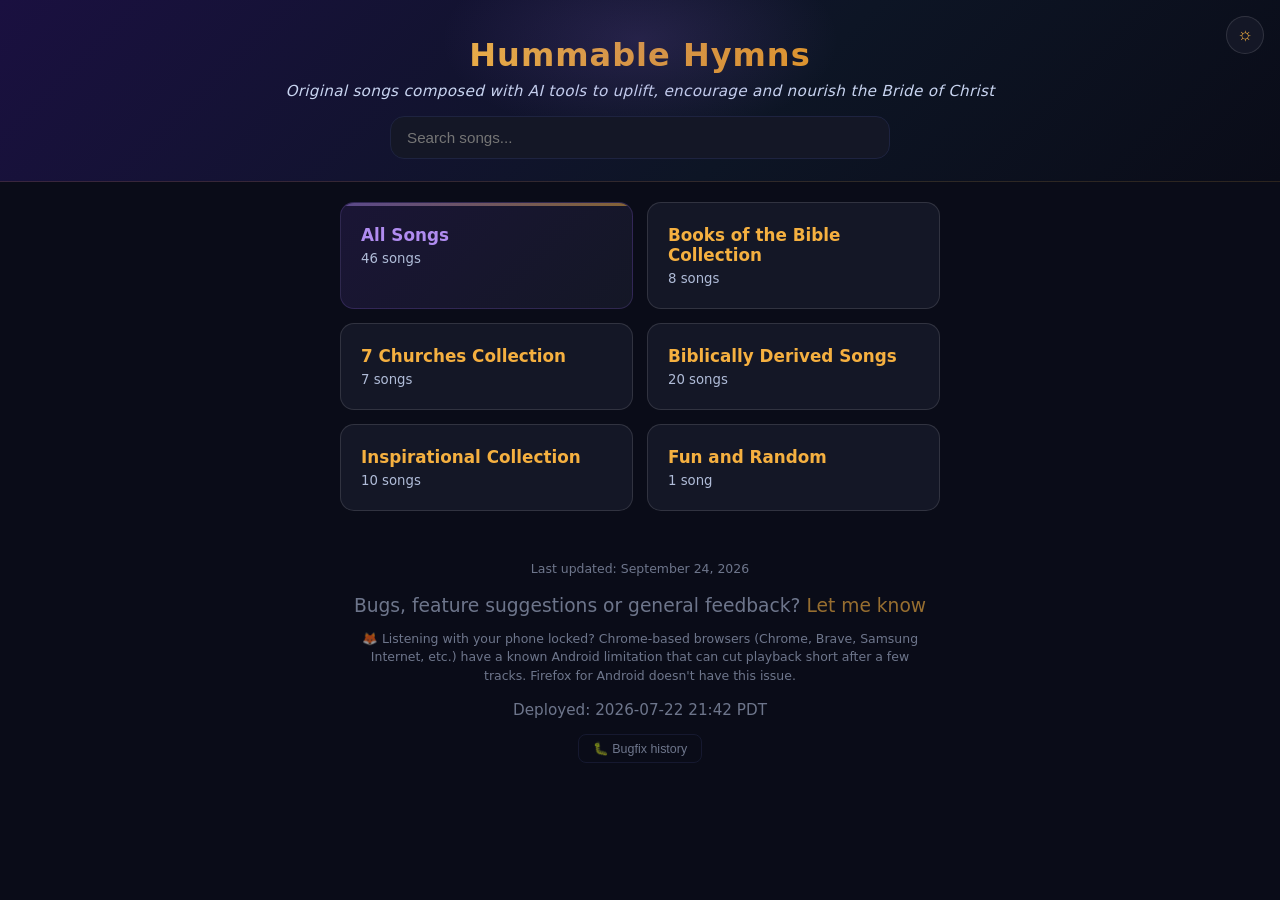
<file: index.html>
<!DOCTYPE html>
<html lang="en">
<head>
<meta charset="UTF-8">
<meta name="viewport" content="width=device-width, initial-scale=1.0">
<meta http-equiv="Cache-Control" content="no-cache, no-store, must-revalidate">
<meta http-equiv="Pragma" content="no-cache">
<meta http-equiv="Expires" content="0">
<title>Hummable Hymns</title>
<link rel="icon" href="img/icon-192.png" type="image/png">
<link rel="apple-touch-icon" href="img/icon-192.png">
<link rel="stylesheet" href="css/style.css?v=22">
<script>
  (function () {
    var saved = localStorage.getItem("theme");
    if (saved === "day") document.documentElement.setAttribute("data-theme", "day");
  })();
</script>
</head>
<body>
  <header class="site-header" id="site-header">
    <button id="theme-toggle" class="theme-toggle" aria-label="Switch to day mode" title="Toggle day/night mode">&#9788;</button>
    <a href="index.html" class="back-link hidden" id="back-link">&larr; Categories</a>
    <h1 id="page-title">Hummable Hymns</h1>
    <p class="tagline" id="page-tagline">Original songs, freely played.</p>
    <div class="search-container">
      <input type="text" id="search-input" placeholder="Search songs..." autocomplete="off">
      <div id="search-results" class="search-results-dropdown"></div>
    </div>
  </header>

  <button id="now-playing-strip" class="now-playing-strip hidden" type="button">
    <span class="now-playing-strip-icon">&#8618;</span>
    <span class="now-playing-strip-text" id="now-playing-strip-text"></span>
  </button>

  <main class="category-grid" id="category-grid">
    <!-- Categories are rendered here by js/app.js -->
  </main>

  <main id="playlist-view" class="hidden">
    <ul class="song-list" id="song-list">
      <!-- Songs rendered here by js/app.js -->
    </ul>
  </main>

  <div class="player-bar hidden" id="player-bar">
    <div class="lyrics-panel" id="lyrics-panel">
      <div class="lyrics-panel-header">
        <span>Lyrics</span>
      </div>
      <div class="lyrics-panel-body" id="lyrics-panel-body">
        <!-- Lyrics text injected here by player.js -->
      </div>
    </div>
    <div class="player-info">
      <p id="now-playing-title">Select a song</p>
    </div>
    <div class="player-rating hidden" id="player-rating">
      <!-- Stars + readout injected by js/ratings.js -->
    </div>
    <div class="player-progress">
      <span id="current-time">0:00</span>
      <input type="range" id="seek-bar" value="0" min="0" max="100" step="0.1">
      <span id="duration-time">0:00</span>
    </div>
    <div class="player-controls">
      <button id="shuffle-btn" aria-label="Shuffle off" aria-pressed="false" title="Shuffle" fill="currentColor">
        <svg width="24px" height="24px" viewBox="0 0 16 16" xmlns="http://www.w3.org/2000/svg">
            <path d="M13 1H12V3H10.5858L7 6.58579L3.41421 3H0V5H2.58579L5.58579 8L2.58579 11H0V13H3.41421L11.4142 5H12V7H13L16 4L13 1Z"/>
            <path d="M12 9H13L16 12L13 15H12V13H10.5858L8.41421 10.8284L9.82843 9.41421L11.4142 11H12V9Z"/>
        </svg>
      </button>
      <button id="prev-btn" aria-label="Previous">&#9664;&#9664;</button>
      <button id="play-pause-btn" aria-label="Play">&#9654;</button>
      <button id="next-btn" aria-label="Next">&#9654;&#9654;</button>
      <button id="lyrics-btn" aria-label="Show lyrics" class="lyrics-btn" disabled>&#9660; Lyrics</button>
    </div>
    <div class="player-secondary-row">
      <div class="volume-control">
        <span class="volume-icon" aria-hidden="true">&#128266;</span>
        <input type="range" id="volume-bar" min="0" max="1" step="0.01" value="1" aria-label="Volume">
      </div>
      <span id="buffer-status" class="buffer-status"></span>
    </div>
    <audio id="audio-player" preload="auto"></audio>
  </div>

  <footer class="site-footer" id="site-footer">
    <p id="last-updated" style="margin:0; margin-bottom: 14pt;"></p>
    <p style="margin:0; font-size: 14pt;">Bugs, feature suggestions or general feedback? <a href="mailto:sutherfone@gmail.com">Let me know</a></p>
    <p class="browser-tip">🦊 Listening with your phone locked? Chrome-based browsers (Chrome, Brave, Samsung Internet, etc.) have a known Android limitation that can cut playback short after a few tracks. Firefox for Android doesn't have this issue.</p>
    <p id="deploy-stamp" class="deploy-stamp"></p>
    <p class="bugfix-history-link"><button type="button" id="bugfix-history-btn">🐛 Bugfix history</button></p>
  </footer>

  <div id="bugfix-modal" class="bugfix-modal hidden" role="dialog" aria-modal="true" aria-labelledby="bugfix-modal-title">
    <div class="bugfix-modal-backdrop" id="bugfix-modal-backdrop"></div>
    <div class="bugfix-modal-panel">
      <div class="bugfix-modal-header">
        <h2 id="bugfix-modal-title">Bugfix History</h2>
        <button type="button" id="bugfix-modal-close" aria-label="Close">&times;</button>
      </div>
      <p class="bugfix-modal-subtitle">Live from the GitHub commit history.</p>
      <div id="bugfix-modal-body" class="bugfix-modal-body">
        <p class="bugfix-loading">Loading…</p>
      </div>
    </div>
  </div>

  <script src="js/player.js?v=21"></script>
  <script src="js/app.js?v=21"></script>
  <script src="js/ratings.js?v=22"></script>
</body>
</html>
</file>
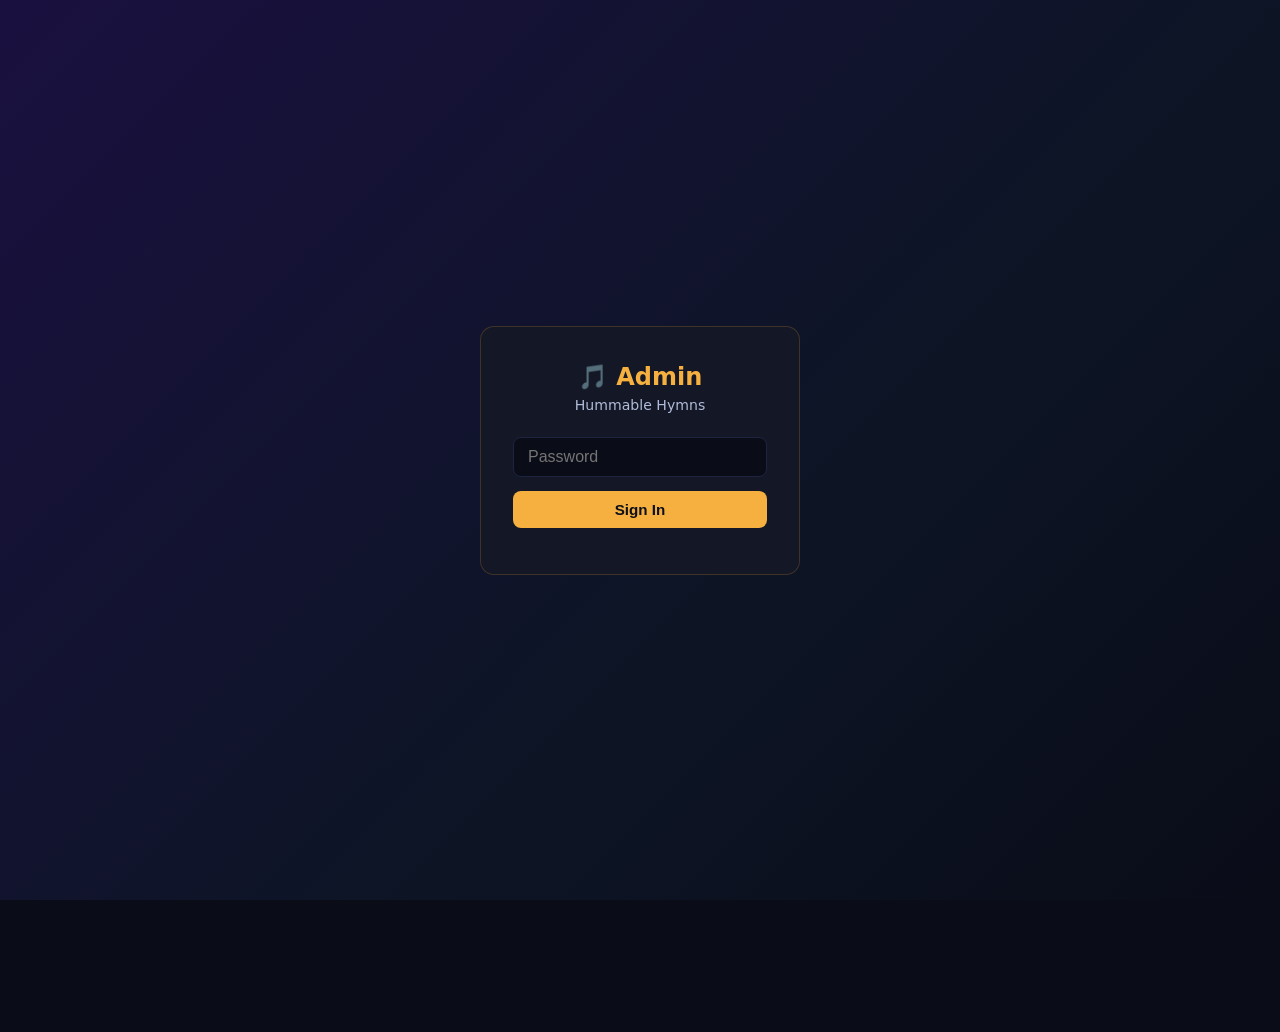
<file: admin.html>
<!DOCTYPE html>
<html lang="en">
<head>
<meta charset="UTF-8">
<meta name="viewport" content="width=device-width, initial-scale=1.0">
<meta http-equiv="Cache-Control" content="no-cache, no-store, must-revalidate">
<meta http-equiv="Pragma" content="no-cache">
<meta http-equiv="Expires" content="0">
<title>Admin – Hummable Hymns</title>
<link rel="stylesheet" href="css/style.css?v=2">
</head>
<body>

<!-- LOGIN SCREEN -->
<div class="admin-login" id="login-screen">
  <div class="admin-login-box">
    <h2>🎵 Admin</h2>
    <p>Hummable Hymns</p>
    <input type="password" id="pw-input" placeholder="Password" autocomplete="current-password">
    <br>
    <button class="btn btn-primary" onclick="tryLogin()" style="width:100%">Sign In</button>
    <div class="error-msg" id="login-error"></div>
  </div>
</div>

<!-- ADMIN PANEL -->
<div id="admin-panel" style="display:none;">
  <header class="site-header" style="text-align:left;padding:18px 24px;">
    <div style="display:flex;align-items:center;justify-content:space-between;max-width:760px;margin:0 auto;">
      <div>
        <a href="index.html" style="font-size:0.85rem;color:var(--text-dim);margin-right:12px;">← Site</a>
        <span style="color:var(--accent);font-weight:700;font-size:1.1rem;">Admin Panel</span>
      </div>
      <button class="btn btn-secondary btn-sm" onclick="logout()">Log Out</button>
    </div>
  </header>

  <div class="admin-layout">

    <!-- Site Text -->
    <div class="admin-section">
      <h2>Site Text</h2>
      <div class="site-text-fields">
        <div class="field-row">
          <label>Site Title</label>
          <input type="text" id="site-title" placeholder="Hummable Hymns">
        </div>
        <div class="field-row">
          <label>Tagline</label>
          <input type="text" id="site-tagline" placeholder="Original songs, freely played.">
        </div>
      </div>
    </div>

    <!-- Categories -->
    <div class="admin-section">
      <h2>Categories</h2>
      <div id="categories-table" style="margin-bottom:14px;"></div>
      <div class="add-song-form">
        <div class="row">
          <input type="text" id="new-cat-name" placeholder="Category name">
          <input type="text" id="new-cat-id" placeholder="id-slug (no spaces)">
          <button class="btn btn-primary" onclick="addCategory()">+ Add</button>
        </div>
      </div>
    </div>

    <!-- Add Song -->
    <div class="admin-section">
      <h2>Add Song</h2>
      <div class="add-song-form">
        <div class="row">
          <input type="text" id="new-title" placeholder="Song title">
          <input type="text" id="new-filename" placeholder="base filename, no extension (e.g. Psalm 8_ How Majestic is Your Name)">
        </div>
        <div class="row">
          <select id="new-category"></select>
          <button class="btn btn-primary" onclick="addSong()">+ Add Song</button>
        </div>
        <p style="font-size:0.78rem;color:var(--text-dim);margin:2px 0 0;">
          Just the base name — <code>.mp3</code> is added automatically. Lyrics will be looked up at the same name with a <code>.txt</code> extension.
        </p>
      </div>
    </div>

    <!-- Song List -->
    <div class="admin-section">
      <h2>Songs — drag to reorder</h2>
      <div class="songs-table" id="songs-table"></div>
    </div>

  </div>

  <!-- Save Bar -->
  <div class="save-bar">
    <span class="save-status" id="save-status"></span>
    <div style="display:flex;gap:10px;">
      <button class="btn btn-secondary" onclick="loadData()">Discard Changes</button>
      <button class="btn btn-primary" onclick="saveData()">💾 Save Changes</button>
    </div>
  </div>
</div>

<script>
// ── Config ──
const ADMIN_PASSWORD = "hymns2024"; // Change this to your preferred password

// ── Auth ──
function tryLogin() {
  const val = document.getElementById("pw-input").value;
  if (val === ADMIN_PASSWORD) {
    sessionStorage.setItem("hh_admin", "1");
    showPanel();
  } else {
    document.getElementById("login-error").textContent = "Incorrect password.";
  }
}
document.getElementById("pw-input").addEventListener("keydown", e => {
  if (e.key === "Enter") tryLogin();
});
function logout() {
  sessionStorage.removeItem("hh_admin");
  location.reload();
}
function showPanel() {
  document.getElementById("login-screen").style.display = "none";
  document.getElementById("admin-panel").style.display = "block";
  loadData();
}
if (sessionStorage.getItem("hh_admin") === "1") showPanel();

// ── Data ──
let songsData = null;
let dragSrcIndex = null;

function loadData() {
  fetch("data/songs.json?_=" + Date.now())
    .then(r => r.json())
    .then(data => {
      songsData = data;
      document.getElementById("site-title").value = data.siteTitle || "";
      document.getElementById("site-tagline").value = data.tagline || "";
      renderCategoryDropdown("new-category");
      renderCategoriesTable();
      renderSongsTable();
      setStatus("");
    });
}

function renderCategoryDropdown(id) {
  const sel = document.getElementById(id);
  if (!sel || !songsData) return;
  sel.innerHTML = songsData.categories.map(c =>
    `<option value="${c.id}">${c.name}</option>`
  ).join("");
}

function renderSongsTable() {
  const table = document.getElementById("songs-table");
  table.innerHTML = "";
  songsData.songs.forEach((song, i) => {
    const row = document.createElement("div");
    row.className = "song-row";
    row.draggable = true;
    row.dataset.index = i;

    const catOptions = songsData.categories.map(c =>
      `<option value="${c.id}" ${c.id === song.category ? "selected" : ""}>${c.name}</option>`
    ).join("");

    row.innerHTML = `
      <span class="drag-handle" title="Drag to reorder">⠿</span>
      <div class="song-row-title">
        <input type="text" value="${escHtml(song.title)}" 
          oninput="songsData.songs[${i}].title = this.value; markDirty()">
      </div>
      <div class="song-row-cat">
        <select onchange="songsData.songs[${i}].category = this.value; markDirty()">
          ${catOptions}
        </select>
      </div>
      <button class="btn btn-danger btn-sm" onclick="removeSong(${i})">✕</button>
    `;

    // Drag events
    row.addEventListener("dragstart", e => {
      dragSrcIndex = i;
      row.classList.add("dragging");
      e.dataTransfer.effectAllowed = "move";
    });
    row.addEventListener("dragend", () => {
      row.classList.remove("dragging");
      document.querySelectorAll(".song-row").forEach(r => r.classList.remove("drag-over"));
    });
    row.addEventListener("dragover", e => {
      e.preventDefault();
      document.querySelectorAll(".song-row").forEach(r => r.classList.remove("drag-over"));
      if (dragSrcIndex !== i) row.classList.add("drag-over");
    });
    row.addEventListener("drop", e => {
      e.preventDefault();
      if (dragSrcIndex === null || dragSrcIndex === i) return;
      const moved = songsData.songs.splice(dragSrcIndex, 1)[0];
      songsData.songs.splice(i, 0, moved);
      dragSrcIndex = null;
      markDirty();
      renderSongsTable();
    });

    table.appendChild(row);
  });
}

function addSong() {
  const title = document.getElementById("new-title").value.trim();
  let filename = document.getElementById("new-filename").value.trim();
  const category = document.getElementById("new-category").value;

  if (!title || !filename) {
    alert("Please fill in both title and filename.");
    return;
  }

  // The filename field is just the base name now — assume .mp3 unless
  // the person already typed an extension themselves.
  if (!/\.[a-z0-9]{2,4}$/i.test(filename)) {
    filename += ".mp3";
  }

  const dateAdded = new Date().toLocaleDateString("en-US", { timeZone: "America/Los_Angeles", year: "numeric", month: "long", day: "numeric" });
  songsData.songs.push({ title, filename, category, dateAdded });
  document.getElementById("new-title").value = "";
  document.getElementById("new-filename").value = "";
  markDirty();
  renderSongsTable();
  // Scroll to bottom of table
  setTimeout(() => {
    const rows = document.querySelectorAll(".song-row");
    if (rows.length) rows[rows.length - 1].scrollIntoView({ behavior: "smooth", block: "nearest" });
  }, 50);
}

function removeSong(index) {
  const song = songsData.songs[index];
  if (!confirm(`Remove "${song.title}"?`)) return;
  songsData.songs.splice(index, 1);
  markDirty();
  renderSongsTable();
}

function markDirty() {
  setStatus("Unsaved changes");
  document.getElementById("save-status").style.color = "var(--accent)";
}

function setStatus(msg) {
  const el = document.getElementById("save-status");
  el.textContent = msg;
}

function renderCategoriesTable() {
  const table = document.getElementById("categories-table");
  table.innerHTML = "";
  songsData.categories.forEach((cat, i) => {
    const row = document.createElement("div");
    row.className = "song-row";
    row.innerHTML = `
      <div class="song-row-title">
        <input type="text" value="${escHtml(cat.name)}"
          oninput="songsData.categories[${i}].name = this.value; renderCategoryDropdown('new-category'); markDirty()">
      </div>
      <span style="font-size:0.78rem;color:var(--text-dim);padding:0 8px;">${cat.id}</span>
      <button class="btn btn-danger btn-sm" onclick="removeCategory(${i})">✕</button>
    `;
    table.appendChild(row);
  });
}

function addCategory() {
  const name = document.getElementById("new-cat-name").value.trim();
  let id = document.getElementById("new-cat-id").value.trim()
    .toLowerCase().replace(/\s+/g, "-").replace(/[^a-z0-9-]/g, "");
  if (!name || !id) { alert("Fill in both name and id slug."); return; }
  if (songsData.categories.find(c => c.id === id)) { alert("That ID already exists."); return; }
  songsData.categories.push({ id, name });
  document.getElementById("new-cat-name").value = "";
  document.getElementById("new-cat-id").value = "";
  markDirty();
  renderCategoriesTable();
  renderCategoryDropdown("new-category");
}

function removeCategory(i) {
  const cat = songsData.categories[i];
  const inUse = songsData.songs.some(s => s.category === cat.id);
  if (inUse && !confirm(`"${cat.name}" has songs assigned to it. Remove anyway?`)) return;
  songsData.categories.splice(i, 1);
  markDirty();
  renderCategoriesTable();
  renderCategoryDropdown("new-category");
}

function saveData() {
  songsData.siteTitle = document.getElementById("site-title").value.trim();
  songsData.tagline = document.getElementById("site-tagline").value.trim();
  songsData.lastUpdated = new Date().toLocaleDateString("en-US", {
    timeZone: "America/Los_Angeles",
    year: "numeric", month: "long", day: "numeric"
  });

  const json = JSON.stringify(songsData, null, 2);
  const blob = new Blob([json], { type: "application/json" });
  const url = URL.createObjectURL(blob);
  const a = document.createElement("a");
  a.href = url;
  a.download = "songs.json";
  a.click();
  URL.revokeObjectURL(url);

  setStatus("✓ songs.json downloaded — replace data/songs.json in your GitHub repo.");
  document.getElementById("save-status").style.color = "var(--green)";
}

function escHtml(str) {
  return str.replace(/&/g,"&amp;").replace(/</g,"&lt;").replace(/>/g,"&gt;").replace(/"/g,"&quot;");
}
</script>
</body>
</html>
</file>
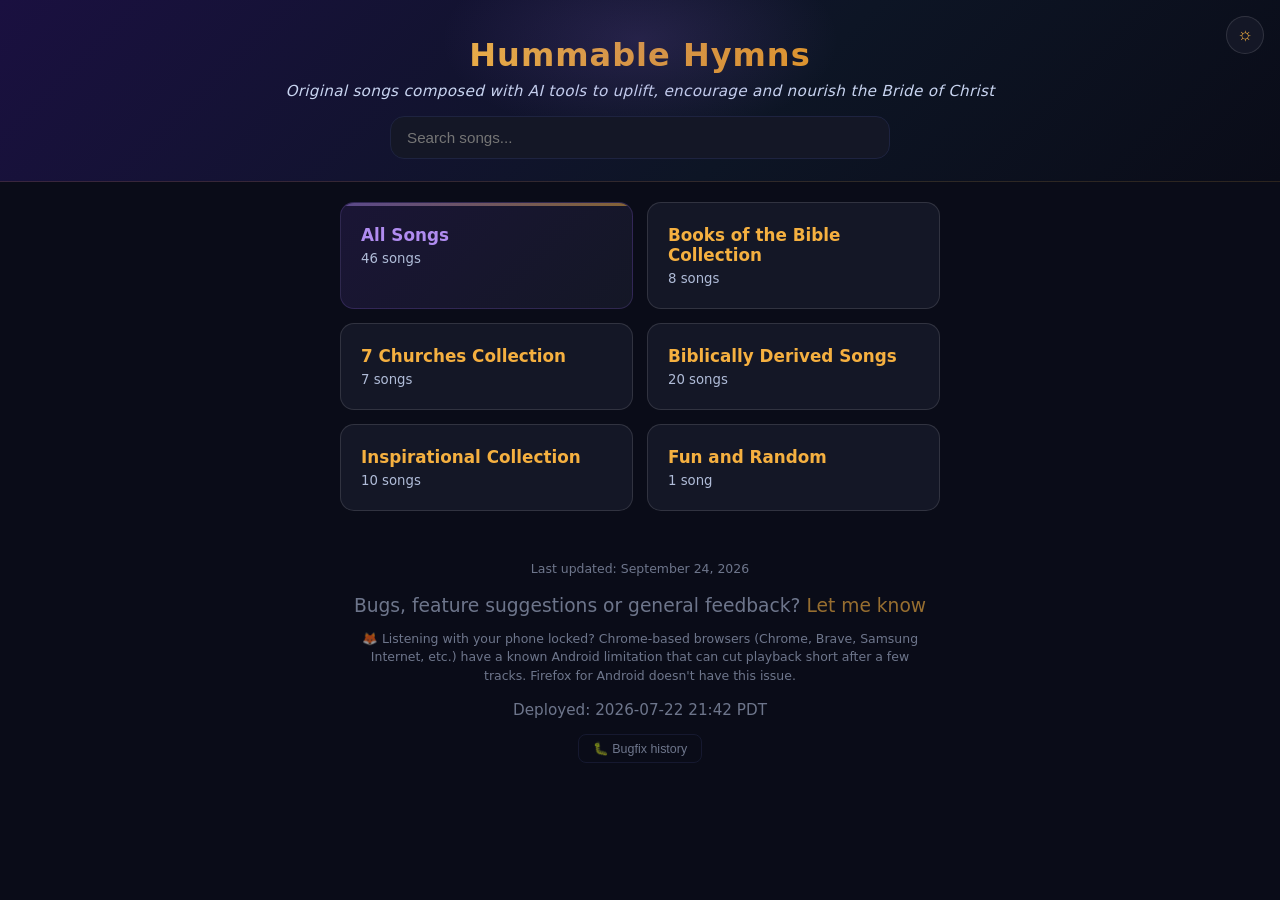
<file: playlist.html>
<!DOCTYPE html>
<html lang="en">
<head>
<meta charset="UTF-8">
<meta http-equiv="refresh" content="0; url=index.html">
<title>Redirecting… - Hummable Hymns</title>
<script>
  // playlist.html used to be its own page. The app is now a single-page
  // shell (index.html) so the player can keep playing across navigation.
  // This shim preserves old/shared links by forwarding the query string
  // (e.g. playlist.html?category=hymns) straight to the SPA shell.
  window.location.replace("index.html" + window.location.search);
</script>
</head>
<body>
  <p>Redirecting to <a href="index.html">Hummable Hymns</a>&hellip;</p>
</body>
</html>
</file>
<file: css/style.css>
:root {
  --bg: #0a0c18;
  --surface: #141726;
  --surface-light: #1e2340;
  --surface-hover: #252c44;
  --text: #ffffff;
  --text-dim: #b0bcd8;
  --accent: #f5b040;
  --accent-glow: rgba(245, 176, 64, 0.22);
  --accent2: #9b7de0;
  --accent2-glow: rgba(155, 125, 224, 0.22);
  --green: #3dba7e;
  --radius: 14px;
  --radius-sm: 8px;
  --gradient-header: linear-gradient(135deg, #1a1040 0%, #0d1525 60%, #0a0c18 100%);
}

:root[data-theme="day"] {
  --bg: #f7f5ef;
  --surface: #ffffff;
  --surface-light: #e6e1d4;
  --surface-hover: #ece7da;
  --text: #1a1810;
  --text-dim: #5a5548;
  --accent: #b5750f;
  --accent-glow: rgba(181, 117, 15, 0.18);
  --accent2: #6a4bb0;
  --accent2-glow: rgba(106, 75, 176, 0.18);
  --green: #1f8a52;
  --gradient-header: linear-gradient(135deg, #fff8e8 0%, #fdf1e0 60%, #f7f5ef 100%);
}
:root[data-theme="day"] .site-header h1 {
  background: linear-gradient(135deg, #a5680d 0%, #8a5610 50%, #6e4308 100%);
  -webkit-background-clip: text;
  background-clip: text;
}
:root[data-theme="day"] .tagline { color: #4a4638; }
:root[data-theme="day"] .category-card,
:root[data-theme="day"] .song-item:hover,
:root[data-theme="day"] .lyrics-panel,
:root[data-theme="day"] .admin-section {
  border-color: rgba(0,0,0,0.1);
}
:root[data-theme="day"] .category-card.all-card {
  background: linear-gradient(135deg, #ece6fb 0%, var(--surface) 100%);
}
:root[data-theme="day"] .category-card.new-card {
  background: linear-gradient(135deg, #e3f5ec 0%, var(--surface) 100%);
}
:root[data-theme="day"] .player-bar {
  background: linear-gradient(180deg, rgba(255,255,255,0.97) 0%, rgba(247,245,239,0.99) 100%);
  border-top-color: rgba(181,117,15,0.25);
  box-shadow: 0 -4px 32px rgba(0,0,0,0.12);
}

* { box-sizing: border-box; }

.hidden { display: none !important; }

/* Belt-and-suspenders against any element ending up a few px wider than
   the viewport (browsers disagree on intrinsic widths for some form
   controls — see the range-input min-width fix above) letting the whole
   page pan/"float" horizontally by a sliver. Vertical scroll is untouched. */
html, body { overflow-x: hidden; }

body {
  margin: 0;
  font-family: Verdana, Geneva, "DejaVu Sans", sans-serif;
  background: var(--bg);
  color: var(--text);
  min-height: 100vh;
  /* Kept in sync with the fixed player bar's real rendered height by
     player.js — the bar can grow taller on narrow viewports where its
     controls wrap to a second row, and a hardcoded value here would
     leave the last song(s) in a long list hidden underneath it. */
  padding-bottom: calc(var(--player-bar-height, 120px) + 12px);
}

a { color: var(--accent); text-decoration: none; }

/* Header */
.site-header {
  padding: 36px 20px 22px;
  text-align: center;
  background: var(--gradient-header);
  border-bottom: 1px solid rgba(232,160,48,0.15);
  position: relative;
  overflow: visible;
}

/* Theme toggle */
.theme-toggle {
  position: absolute;
  top: 16px;
  right: 16px;
  width: 38px;
  height: 38px;
  display: flex;
  align-items: center;
  justify-content: center;
  background: var(--surface);
  border: 1px solid rgba(255,255,255,0.12);
  border-radius: 50%;
  color: var(--accent);
  font-size: 1.1rem;
  line-height: 1;
  cursor: pointer;
  z-index: 5;
  transition: background 0.15s, border-color 0.15s, transform 0.15s;
}
.theme-toggle:hover {
  background: var(--surface-hover);
  transform: translateY(-1px);
}
:root[data-theme="day"] .theme-toggle {
  border-color: rgba(0,0,0,0.12);
}

/* Search container */
.search-container {
  position: relative;
  margin-top: 16px;
  max-width: 500px;
  margin-left: auto;
  margin-right: auto;
}

#search-input {
  width: 100%;
  padding: 12px 16px;
  background: var(--surface);
  border: 1px solid var(--surface-light);
  border-radius: var(--radius);
  color: var(--text);
  font-size: 0.95rem;
  outline: none;
  transition: border-color 0.15s, box-shadow 0.15s;
}

#search-input:focus {
  border-color: var(--accent);
  box-shadow: 0 0 0 2px rgba(232, 160, 48, 0.15);
}

.search-results-dropdown {
  position: absolute;
  top: 100%;
  left: 0;
  right: 0;
  max-height: 300px;
  overflow-y: auto;
  background: var(--surface);
  border: 1px solid var(--surface-light);
  border-radius: var(--radius-sm);
  margin-top: 8px;
  display: none;
  z-index: 10000;
  box-shadow: 0 8px 24px rgba(0, 0, 0, 0.3);
}

.search-results-dropdown.show {
  display: block;
}

.search-result-item {
  padding: 12px 16px;
  cursor: pointer;
  border-bottom: 1px solid rgba(255, 255, 255, 0.06);
  transition: background 0.15s;
  color: var(--text);
  font-size: 0.9rem;
}

.search-result-item:hover {
  background: var(--surface-hover);
}

.search-result-item:last-child {
  border-bottom: none;
}

.search-result-item .result-title {
  font-weight: 500;
  margin-bottom: 2px;
}

.search-result-item .result-category {
  font-size: 0.8rem;
  color: var(--text-dim);
  font-style: italic;
}

.no-results {
  padding: 16px;
  text-align: center;
  color: var(--text-dim);
  font-size: 0.85rem;
  font-style: italic;
}
.site-header::before {
  content: '';
  position: absolute;
  top: -60px; left: 50%;
  transform: translateX(-50%);
  width: 400px; height: 200px;
  background: radial-gradient(ellipse, rgba(124,92,191,0.2) 0%, transparent 70%);
  pointer-events: none;
}
.site-header h1 {
  margin: 0;
  font-size: 2rem;
  letter-spacing: 1px;
  background: linear-gradient(135deg, #f0d080 0%, #e8a030 50%, #c47820 100%);
  -webkit-background-clip: text;
  -webkit-text-fill-color: transparent;
  background-clip: text;
  text-shadow: none;
}
.tagline {
  color: #c8d4f0;
  margin: 8px 0 0;
  font-size: 0.95rem;
  font-style: italic;
  letter-spacing: 0.3px;
}
.playlist-header {
  text-align: left;
  padding-bottom: 12px;
}
.back-link {
  display: inline-flex;
  align-items: center;
  gap: 6px;
  margin-bottom: 8px;
  font-size: 0.9rem;
  color: var(--accent);
  opacity: 0.85;
  transition: opacity 0.15s;
}
.back-link:hover { opacity: 1; }

/* Now-playing strip (shown on the category grid while something plays) */
.now-playing-strip {
  display: flex;
  align-items: center;
  gap: 10px;
  max-width: 420px;
  margin: 18px auto 0;
  padding: 10px 18px;
  background: var(--surface);
  border: 1px solid rgba(232,160,48,0.25);
  border-radius: 999px;
  color: var(--text);
  font-size: 0.85rem;
  cursor: pointer;
  transition: background 0.15s, border-color 0.15s, transform 0.15s;
}
.now-playing-strip:hover {
  background: var(--surface-hover);
  border-color: var(--accent);
  transform: translateY(-1px);
}
.now-playing-strip-icon {
  display: flex;
  align-items: center;
  justify-content: center;
  width: 22px;
  height: 22px;
  flex-shrink: 0;
  border-radius: 50%;
  background: rgba(232,160,48,0.15);
  color: var(--accent);
  font-size: 0.7rem;
}
.now-playing-strip-text {
  overflow: hidden;
  text-overflow: ellipsis;
  white-space: nowrap;
}

/* Category grid */
.category-grid {
  display: grid;
  grid-template-columns: 1fr;
  gap: 14px;
  padding: 20px 20px 30px;
  max-width: 640px;
  margin: 0 auto;
}
@media (min-width: 540px) {
  .category-grid { grid-template-columns: 1fr 1fr; }
}

.category-card {
  background: var(--surface);
  border: 1px solid rgba(255,255,255,0.12);
  border-radius: var(--radius);
  padding: 22px 20px;
  cursor: pointer;
  transition: background 0.18s, transform 0.15s, border-color 0.18s, box-shadow 0.18s;
  position: relative;
  overflow: hidden;
}
.category-card::before {
  content: '';
  position: absolute;
  top: 0; left: 0; right: 0;
  height: 3px;
  background: linear-gradient(90deg, var(--accent2), var(--accent));
  opacity: 0;
  transition: opacity 0.2s;
}
.category-card:hover,
.category-card:active {
  background: var(--surface-hover);
  border-color: rgba(232,160,48,0.25);
  box-shadow: 0 4px 24px rgba(0,0,0,0.4), 0 0 0 1px rgba(232,160,48,0.1);
  transform: translateY(-3px);
}
.category-card:hover::before { opacity: 1; }

.category-card h2 {
  margin: 0 0 6px;
  font-size: 1.05rem;
  color: var(--accent);
}
.category-card p {
  margin: 0;
  font-size: 0.83rem;
  color: var(--text-dim);
}

/* Special "All Songs" card */
.category-card.all-card {
  border-color: rgba(124,92,191,0.25);
  background: linear-gradient(135deg, #1a1535 0%, var(--surface) 100%);
}
.category-card.all-card::before {
  opacity: 0.5;
}
.category-card.all-card h2 {
  color: #b08cf0;
}

/* Song list */
.song-list {
  list-style: none;
  margin: 0;
  padding: 10px 12px;
  max-width: 700px;
  margin-inline: auto;
  display: flex;
  flex-direction: column;
  gap: 4px;
}
.song-item {
  display: flex;
  align-items: center;
  padding: 12px 14px;
  border-radius: var(--radius-sm);
  border: 1px solid transparent;
  cursor: pointer;
  transition: background 0.13s, border-color 0.13s;
  gap: 12px;
}
.song-item:hover {
  background: var(--surface);
  border-color: rgba(255,255,255,0.06);
}
.song-item.active {
  background: linear-gradient(90deg, rgba(232,160,48,0.12), transparent);
  border-color: rgba(232,160,48,0.18);
}
.song-item .song-num {
  font-size: 0.78rem;
  color: var(--text-dim);
  width: 22px;
  flex-shrink: 0;
  text-align: right;
}
.song-item .song-title {
  font-size: 0.97rem;
  flex: 1;
  min-width: 0;
  overflow: hidden;
  text-overflow: ellipsis;
  white-space: nowrap;
}
.song-item.active .song-title {
  color: var(--accent);
  font-weight: 600;
}
.song-item .song-badge-new {
  flex-shrink: 0;
  font-size: 0.65rem;
  font-weight: 700;
  letter-spacing: 0.4px;
  text-transform: uppercase;
  color: var(--green);
  background: rgba(61,186,126,0.14);
  border-radius: 999px;
  padding: 2px 8px;
}
.song-item .song-icon {
  width: 26px;
  height: 26px;
  flex-shrink: 0;
  display: flex;
  align-items: center;
  justify-content: center;
  border-radius: 50%;
  background: var(--surface-light);
  color: var(--text-dim);
  font-size: 0.68rem;
  transition: background 0.15s, color 0.15s;
}
.song-item:hover .song-icon {
  background: rgba(232,160,48,0.15);
  color: var(--accent);
}
.song-item.active .song-icon {
  background: rgba(232,160,48,0.2);
  color: var(--accent);
}

/* Lyrics panel */
.lyrics-panel {
  max-height: 0;
  overflow: hidden;
  border-radius: var(--radius-sm);
  background: var(--surface);
  border: 1px solid rgba(232,160,48,0.15);
  transition: max-height 0.28s ease, opacity 0.2s ease, margin 0.28s ease;
  opacity: 0;
  margin-bottom: 0;
}
.lyrics-panel.open {
  max-height: 240px;
  opacity: 1;
  margin-bottom: 8px;
}
.lyrics-panel-header {
  display: flex;
  align-items: center;
  justify-content: space-between;
  padding: 8px 12px;
  border-bottom: 1px solid rgba(255,255,255,0.06);
  font-size: 0.8rem;
  letter-spacing: 0.5px;
  text-transform: uppercase;
  color: var(--text-dim);
}
.lyrics-panel-body {
  padding: 12px 16px 16px;
  max-height: 190px;
  overflow-y: auto;
  font-size: 0.92rem;
  line-height: 1.6;
  color: var(--text);
}
.lyrics-line {
  margin: 0 0 2px;
  white-space: pre-wrap;
}
.lyrics-line.lyrics-blank {
  height: 0.6em;
}
.lyrics-line.lyrics-section {
  margin-top: 14px;
  margin-bottom: 6px;
  font-weight: 700;
  letter-spacing: 0.4px;
  text-transform: uppercase;
  font-size: 0.78rem;
  color: var(--accent);
}
.lyrics-line.lyrics-section:first-child {
  margin-top: 0;
}
.lyrics-btn {
  background: none;
  border: 1px solid var(--surface-light);
  color: var(--text-dim);
  font-size: 0.78rem;
  font-weight: 600;
  letter-spacing: 0.3px;
  cursor: pointer;
  padding: 6px 12px;
  border-radius: 999px;
  transition: color 0.15s, background 0.15s, border-color 0.15s, opacity 0.15s;
}
.lyrics-btn:hover:not(:disabled) {
  color: var(--text);
  background: var(--surface-light);
  border-color: var(--accent);
}
.lyrics-btn:disabled {
  opacity: 0.4;
  cursor: not-allowed;
}

/* Player bar */
.player-bar {
  position: fixed;
  bottom: 0;
  left: 0;
  right: 0;
  background: linear-gradient(180deg, rgba(22,25,40,0.97) 0%, rgba(13,15,26,0.99) 100%);
  border-top: 1px solid rgba(232,160,48,0.2);
  backdrop-filter: blur(12px);
  padding: 10px 18px 16px;
  display: flex;
  flex-direction: column;
  gap: 6px;
  z-index: 10;
  box-shadow: 0 -4px 32px rgba(0,0,0,0.5);
}
.player-info {
  font-size: 0.88rem;
  white-space: nowrap;
  overflow: hidden;
  text-overflow: ellipsis;
  color: var(--text-dim);
}
#now-playing-title {
  color: var(--text);
  font-weight: 500;
}

/* Star-rating dock — sits between the now-playing title and the seek bar.
   Populated by js/ratings.js; hidden until a song with an id is loaded. */
.player-rating {
  display: flex;
  align-items: center;
  gap: 10px;
  margin: 1px 0 2px;
}
.rating-stars {
  display: flex;
  align-items: center;
  gap: 2px;
  flex-shrink: 0;
}
.rating-star {
  /* 40px tap target from padding, so five fit a narrow phone with room
     to spare while the glyph itself stays a comfortable size. */
  width: 40px;
  height: 40px;
  padding: 0;
  border: none;
  background: none;
  cursor: pointer;
  font-size: 1.35rem;
  line-height: 1;
  color: var(--text-dim);
  opacity: 0.45;
  transition: color 0.12s, opacity 0.12s, transform 0.12s;
  -webkit-tap-highlight-color: transparent;
}
.rating-star.is-community {
  /* Faint fill showing the community average before you've voted. */
  color: var(--accent);
  opacity: 0.4;
}
.rating-star.is-filled {
  color: var(--accent);
  opacity: 1;
}
.rating-star.is-mine {
  color: var(--accent);
  opacity: 1;
  text-shadow: 0 0 8px var(--accent-glow);
}
.rating-star:active {
  transform: scale(0.86);
}
.rating-readout {
  font-size: 0.72rem;
  color: var(--text-dim);
  white-space: nowrap;
  overflow: hidden;
  text-overflow: ellipsis;
}
.player-rating.just-voted .rating-star.is-mine {
  animation: rating-pop 0.32s ease;
}
@keyframes rating-pop {
  0%   { transform: scale(1); }
  40%  { transform: scale(1.25); }
  100% { transform: scale(1); }
}
@media (hover: hover) {
  .rating-star:hover { opacity: 1; color: var(--accent); }
}
@media (prefers-reduced-motion: reduce) {
  .rating-star, .player-rating.just-voted .rating-star.is-mine {
    transition: none;
    animation: none;
  }
}

.player-progress {
  display: flex;
  align-items: center;
  gap: 8px;
  font-size: 0.72rem;
  color: var(--text-dim);
}
/* Without min-width: 0, a flex:1 range input's intrinsic minimum width
   can force this row wider than its container — pushing #duration-time
   past the visible edge. Browsers disagree on that intrinsic minimum for
   <input type="range"> (seen clipping the duration text on Firefox for
   Android but not Chrome), so this can't be left to the default. */
.player-progress input[type="range"] { flex: 1; min-width: 0; }
#current-time, #duration-time { flex-shrink: 0; }

.player-controls {
  display: flex;
  align-items: center;
  justify-content: center;
  gap: 16px;
  flex-wrap: wrap;
}
.player-controls button {
  background: none;
  border: none;
  color: var(--text-dim);
  font-size: 1rem;
  cursor: pointer;
  padding: 6px 10px;
  border-radius: 50%;
  transition: color 0.15s, background 0.15s;
}
.player-controls button:hover { color: var(--text); background: var(--surface-light); }
#play-pause-btn {
  font-size: 1.3rem;
  color: var(--accent);
  background: rgba(232,160,48,0.12);
  border-radius: 50%;
  width: 40px; height: 40px;
  display: flex; align-items: center; justify-content: center;
  padding: 0;
}
#play-pause-btn:hover { background: rgba(232,160,48,0.22); color: var(--accent); }

/* Prev/Next get explicit sizing so they meet the ~44px touch-target
   minimum instead of shrinking to their glyph's natural size. */
#prev-btn, #next-btn {
  min-width: 44px;
  min-height: 44px;
  display: flex;
  align-items: center;
  justify-content: center;
  padding: 0;
}

/* Second row under the transport controls: a full-width volume slider on
   the left, buffer percentage on the right. The player bar already has
   the vertical room for this row on narrow viewports (previously spent
   on a collapsed volume icon + tap-to-open popover) — no reason to hide
   the slider behind a tap when there's space to just show it. */
.player-secondary-row {
  display: flex;
  align-items: center;
  gap: 12px;
  margin-top: 2px;
}
.volume-control {
  display: flex;
  align-items: center;
  gap: 8px;
  flex: 1;
  min-width: 0;
}
.volume-icon {
  font-size: 0.95rem;
  flex-shrink: 0;
}
#volume-bar { flex: 1; min-width: 0; }
.buffer-status {
  font-size: 0.72rem;
  color: var(--text-dim);
  white-space: nowrap;
  flex-shrink: 0;
}

#shuffle-btn {
  display: flex;
  align-items: center;
  justify-content: center;
}
#shuffle-btn svg path {
  fill: currentColor;
}
#shuffle-btn.active {
  color: var(--accent);
  background: rgba(232,160,48,0.12);
}

input[type="range"] {
  -webkit-appearance: none;
  height: 4px;
  background: var(--surface-light);
  border-radius: 2px;
  outline: none;
}
input[type="range"]::-webkit-slider-thumb {
  -webkit-appearance: none;
  width: 13px; height: 13px;
  border-radius: 50%;
  background: var(--accent);
  cursor: pointer;
}
input[type="range"]::-moz-range-thumb {
  width: 13px; height: 13px;
  border-radius: 50%;
  background: var(--accent);
  cursor: pointer;
  border: none;
}

/* Footer */
.site-footer {
  text-align: center;
  color: var(--text-dim);
  font-size: 0.78rem;
  padding: 20px;
  opacity: 0.6;
}
.deploy-stamp {
  font-size: 0.95rem;
}

.browser-tip {
  max-width: 560px;
  margin: 14px auto 0 !important;
  line-height: 1.5;
}

.bugfix-history-link {
  margin: 10px 0 0 !important;
}
#bugfix-history-btn {
  background: none;
  border: 1px solid var(--surface-light);
  border-radius: var(--radius-sm);
  color: var(--text-dim);
  font-size: 0.78rem;
  padding: 6px 14px;
  cursor: pointer;
  transition: color 0.15s, border-color 0.15s, background 0.15s;
}
#bugfix-history-btn:hover {
  color: var(--accent);
  border-color: var(--accent);
  background: var(--accent-glow);
}

/* ── Bugfix history modal ── */
.bugfix-modal {
  position: fixed;
  inset: 0;
  z-index: 10001;
  display: flex;
  align-items: center;
  justify-content: center;
  padding: 20px;
}
.bugfix-modal.hidden { display: none; }
.bugfix-modal-backdrop {
  position: absolute;
  inset: 0;
  background: rgba(0, 0, 0, 0.6);
}
.bugfix-modal-panel {
  position: relative;
  background: var(--surface);
  border: 1px solid var(--surface-light);
  border-radius: var(--radius);
  max-width: 640px;
  width: 100%;
  max-height: 80vh;
  display: flex;
  flex-direction: column;
  box-shadow: 0 20px 60px rgba(0, 0, 0, 0.5);
  opacity: 1;
}
.bugfix-modal-header {
  display: flex;
  align-items: center;
  justify-content: space-between;
  padding: 18px 22px 0;
}
.bugfix-modal-header h2 {
  margin: 0;
  font-size: 1.15rem;
  color: var(--accent);
}
#bugfix-modal-close {
  background: none;
  border: none;
  color: var(--text-dim);
  font-size: 1.6rem;
  line-height: 1;
  cursor: pointer;
  padding: 4px 8px;
}
#bugfix-modal-close:hover { color: var(--text); }
.bugfix-modal-subtitle {
  margin: 4px 22px 0;
  color: var(--text-dim);
  font-size: 0.78rem;
}
.bugfix-modal-body {
  overflow-y: auto;
  padding: 12px 22px 22px;
}
.bugfix-loading, .bugfix-error {
  color: var(--text-dim);
  text-align: center;
  padding: 30px 0;
}
.bugfix-date-group {
  margin-top: 18px;
}
.bugfix-date-group:first-child { margin-top: 8px; }
.bugfix-date-heading {
  font-size: 0.82rem;
  font-weight: 600;
  color: var(--accent);
  margin: 0 0 8px;
  position: sticky;
  top: -12px;
  background: var(--surface);
  padding: 4px 0;
}
.bugfix-list {
  list-style: none;
  margin: 0;
  padding: 0;
}
.bugfix-list li {
  padding: 6px 0;
  border-bottom: 1px solid var(--surface-light);
  font-size: 0.88rem;
  line-height: 1.4;
  color: var(--text);
}
.bugfix-list li:last-child { border-bottom: none; }
.bugfix-list a {
  color: var(--text-dim);
  font-size: 0.75rem;
  margin-left: 6px;
  white-space: nowrap;
}

/* ── Admin styles ── */
.admin-login {
  min-height: 100vh;
  display: flex;
  align-items: center;
  justify-content: center;
  background: var(--gradient-header);
}
.admin-login-box {
  background: var(--surface);
  border: 1px solid rgba(232,160,48,0.2);
  border-radius: var(--radius);
  padding: 36px 32px;
  width: 320px;
  text-align: center;
}
.admin-login-box h2 {
  margin: 0 0 6px;
  color: var(--accent);
}
.admin-login-box p { color: var(--text-dim); font-size: 0.88rem; margin: 0 0 24px; }
.admin-login-box input[type="password"] {
  width: 100%;
  padding: 10px 14px;
  background: var(--bg);
  border: 1px solid var(--surface-light);
  border-radius: var(--radius-sm);
  color: var(--text);
  font-size: 1rem;
  margin-bottom: 14px;
  outline: none;
  transition: border-color 0.15s;
}
.admin-login-box input[type="password"]:focus { border-color: var(--accent); }
.btn {
  display: inline-block;
  padding: 10px 22px;
  border-radius: var(--radius-sm);
  border: none;
  cursor: pointer;
  font-size: 0.95rem;
  font-weight: 600;
  transition: opacity 0.15s, transform 0.1s;
}
.btn:hover { opacity: 0.88; transform: translateY(-1px); }
.btn-primary { background: var(--accent); color: #0d0f1a; }
.btn-secondary { background: var(--surface-light); color: var(--text); }
.btn-danger { background: #9e2a2a; color: #fff; }
.btn-sm { padding: 6px 14px; font-size: 0.83rem; }
.error-msg { color: #e05555; font-size: 0.85rem; margin-top: 10px; }

.admin-layout {
  max-width: 760px;
  margin: 0 auto;
  padding: 24px 20px 60px;
}
.admin-header {
  display: flex;
  align-items: center;
  justify-content: space-between;
  margin-bottom: 28px;
  padding-bottom: 16px;
  border-bottom: 1px solid var(--surface-light);
}
.admin-header h1 { margin: 0; font-size: 1.4rem; color: var(--accent); }

.admin-section {
  background: var(--surface);
  border: 1px solid rgba(255,255,255,0.06);
  border-radius: var(--radius);
  padding: 22px 20px;
  margin-bottom: 20px;
}
.admin-section h2 {
  margin: 0 0 16px;
  font-size: 1rem;
  color: var(--text-dim);
  text-transform: uppercase;
  letter-spacing: 0.8px;
}

.site-text-fields {
  display: flex;
  flex-direction: column;
  gap: 12px;
}
.field-row { display: flex; flex-direction: column; gap: 5px; }
.field-row label { font-size: 0.82rem; color: var(--text-dim); }
.field-row input[type="text"] {
  padding: 9px 12px;
  background: var(--bg);
  border: 1px solid var(--surface-light);
  border-radius: var(--radius-sm);
  color: var(--text);
  font-size: 0.95rem;
  outline: none;
  transition: border-color 0.15s;
}
.field-row input[type="text"]:focus { border-color: var(--accent); }

/* Admin song table */
.songs-table { width: 100%; }
.song-row {
  display: flex;
  align-items: center;
  gap: 10px;
  padding: 9px 6px;
  border-bottom: 1px solid rgba(255,255,255,0.04);
  border-radius: var(--radius-sm);
  transition: background 0.12s;
}
.song-row:hover { background: var(--surface-hover); }
.drag-handle {
  cursor: grab;
  color: var(--text-dim);
  font-size: 1rem;
  padding: 0 4px;
  flex-shrink: 0;
  opacity: 0.5;
}
.drag-handle:active { cursor: grabbing; }
.song-row.dragging { opacity: 0.4; }
.song-row.drag-over { border-top: 2px solid var(--accent); }
.song-row-title { flex: 1; }
.song-row-title input {
  width: 100%;
  background: transparent;
  border: 1px solid transparent;
  border-radius: 4px;
  color: var(--text);
  font-size: 0.9rem;
  padding: 4px 6px;
  outline: none;
  transition: border-color 0.15s, background 0.15s;
}
.song-row-title input:focus {
  border-color: var(--accent);
  background: var(--bg);
}
.song-row-cat select {
  background: var(--bg);
  border: 1px solid var(--surface-light);
  border-radius: 4px;
  color: var(--text-dim);
  font-size: 0.8rem;
  padding: 4px 6px;
  outline: none;
}
.song-row-cat select:focus { border-color: var(--accent); }

/* Add song form */
.add-song-form { display: flex; flex-direction: column; gap: 12px; }
.add-song-form .row { display: flex; gap: 10px; flex-wrap: wrap; }
.add-song-form input[type="text"],
.add-song-form select {
  flex: 1;
  min-width: 140px;
  padding: 9px 12px;
  background: var(--bg);
  border: 1px solid var(--surface-light);
  border-radius: var(--radius-sm);
  color: var(--text);
  font-size: 0.93rem;
  outline: none;
  transition: border-color 0.15s;
}
.add-song-form input[type="text"]:focus,
.add-song-form select:focus { border-color: var(--accent); }

.save-bar {
  position: fixed;
  bottom: 0; left: 0; right: 0;
  background: rgba(22,25,40,0.97);
  border-top: 1px solid rgba(232,160,48,0.2);
  padding: 12px 24px;
  display: flex;
  align-items: center;
  justify-content: space-between;
  gap: 12px;
  z-index: 20;
  backdrop-filter: blur(10px);
}
.save-status { font-size: 0.85rem; color: var(--green); }

/* New Additions card */
.category-card.new-card {
  border-color: rgba(61, 186, 126, 0.3);
  background: linear-gradient(135deg, #0f2820 0%, var(--surface) 100%);
}
.category-card.new-card::before {
  background: linear-gradient(90deg, var(--green), var(--accent));
  opacity: 0.6;
}
.category-card.new-card h2 {
  color: var(--green);
}
</file>
